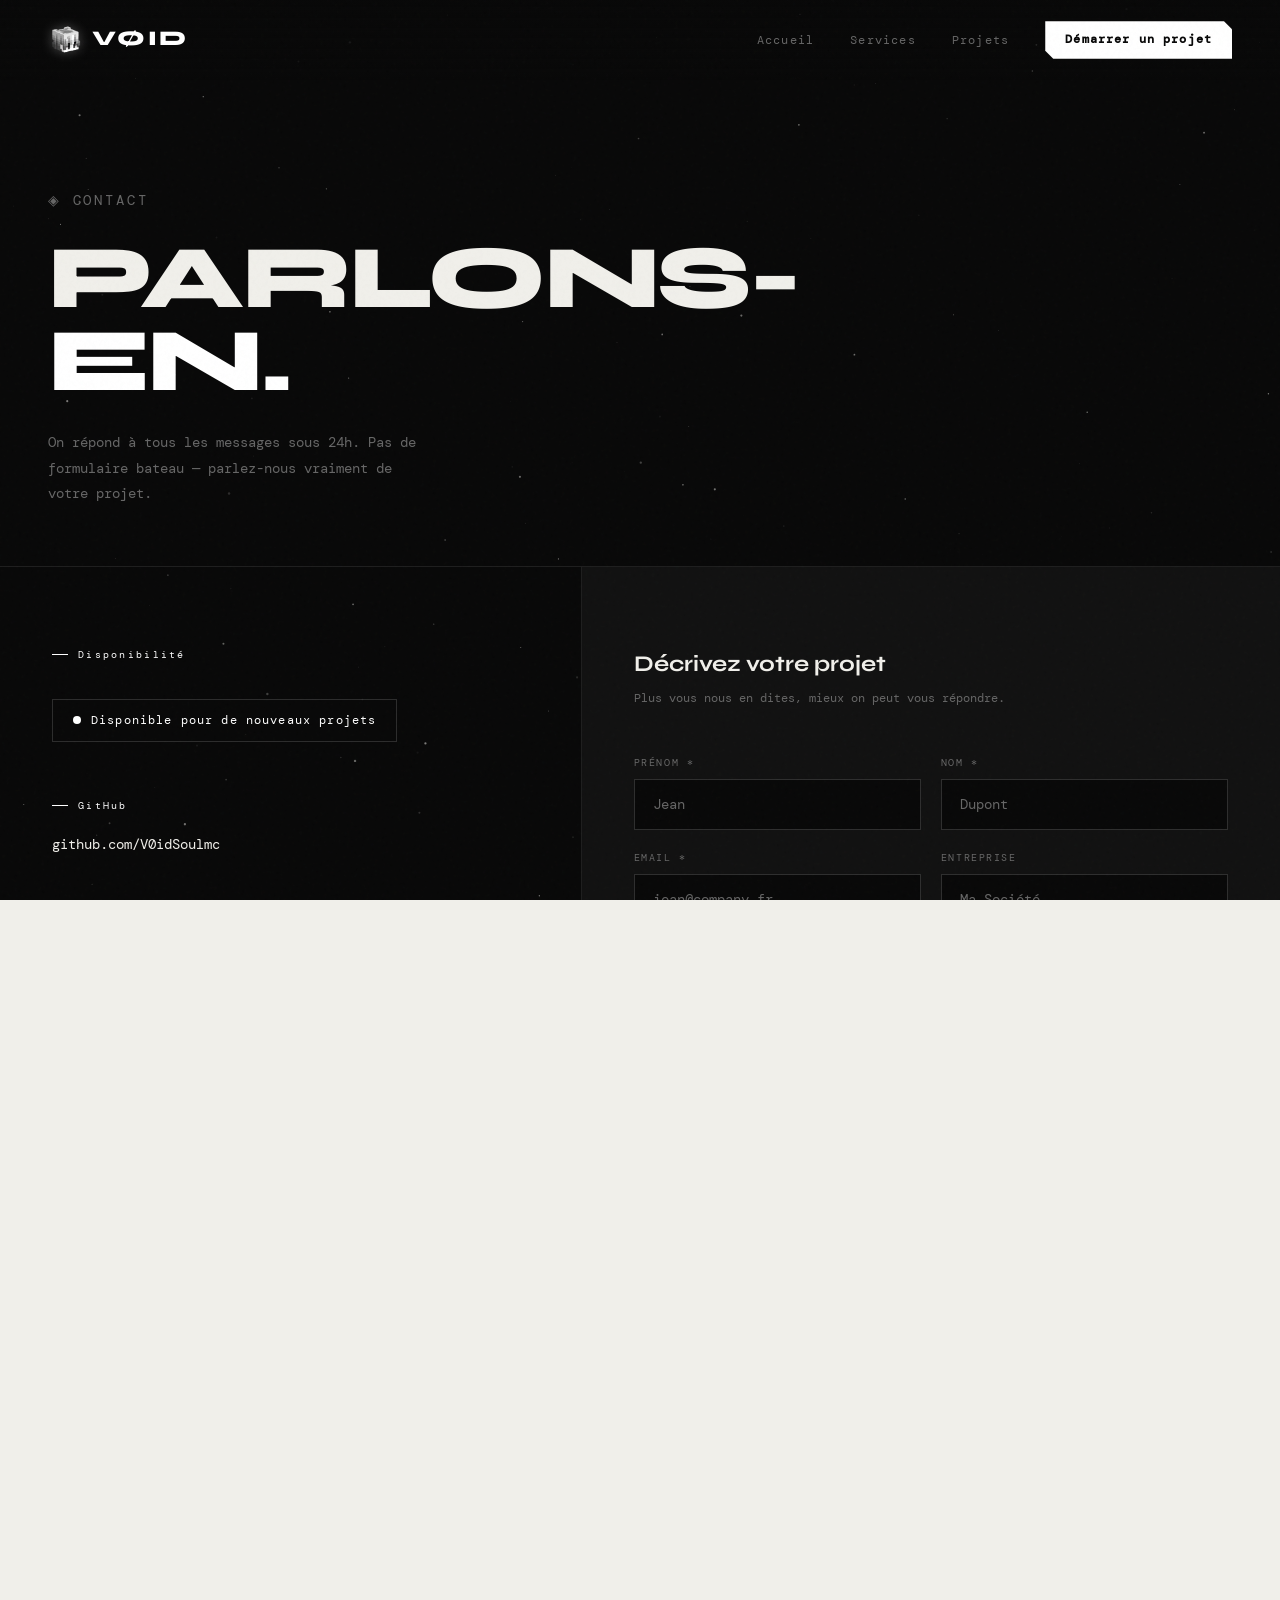
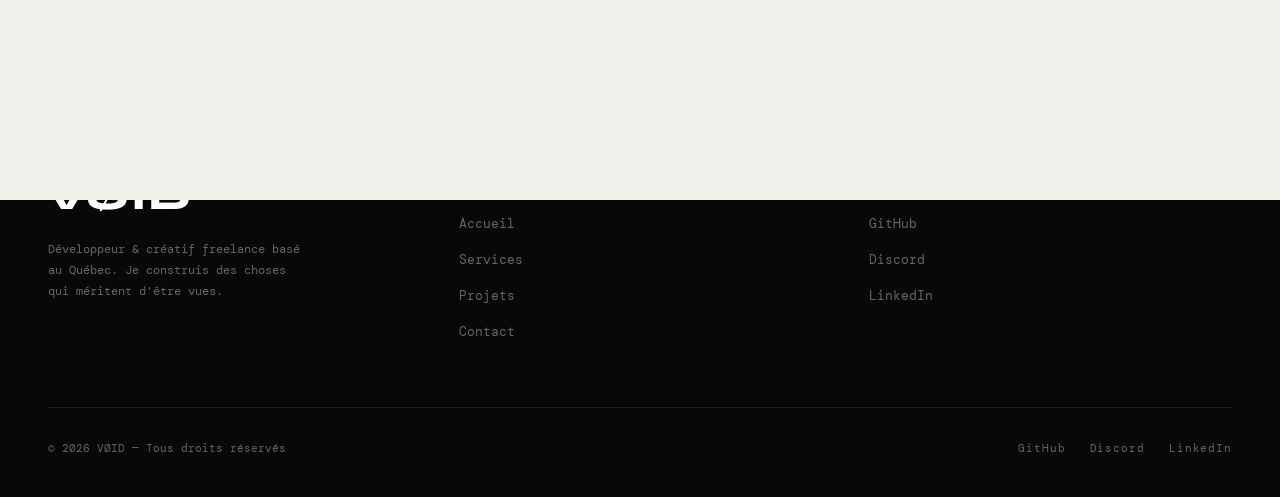
<file: contact.html>
<!DOCTYPE html>
<html lang="fr">
<head>
<meta charset="UTF-8">
<link rel="icon" type="image/x-icon" href="Voidsoul.ico">
<meta name="viewport" content="width=device-width, initial-scale=1.0">
<title>VØID Studio — Contact</title>
<meta name="description" content="Contactez le studio VØID pour démarrer votre projet web ou de design.">
<link rel="stylesheet" href="style.css">
<style>
  .contact-hero { padding: calc(var(--nav-h) + 80px) 48px 60px; position: relative; z-index: 1; }
  .contact-hero h1 { margin-top: 24px; }
  .contact-hero p {
    font-family: var(--font-mono); font-size: 0.88rem;
    color: var(--muted); line-height: 1.8; max-width: 380px;
    margin-top: 28px;
    opacity: 0; animation: fadeUp 0.9s 0.55s var(--ease-out) forwards;
  }

  /* MAIN LAYOUT */
  .contact-layout {
    display: grid; grid-template-columns: 1fr 1.2fr;
    gap: 0; border-top: 1px solid var(--border);
    position: relative; z-index: 1;
    min-height: 70vh;
  }

  /* LEFT: INFO */
  .contact-info { padding: 80px 52px; border-right: 1px solid var(--border); }
  .info-block { margin-bottom: 56px; }
  .info-block-label {
    font-family: var(--font-mono); font-size: 0.65rem;
    color: var(--accent); letter-spacing: 0.22em;
    margin-bottom: 20px; display: flex; align-items: center; gap: 10px;
  }
  .info-block-label::before { content:''; display:block; width:16px; height:1px; background:var(--accent); }
  .info-block a, .info-block p {
    font-size: 1rem; color: var(--white);
    text-decoration: none; display: block; margin-bottom: 8px;
    font-family: var(--font-mono); font-size: 0.88rem;
    transition: color 0.3s;
  }
  .info-block a:hover { color: var(--accent); }

  .availability-badge {
    display: inline-flex; align-items: center; gap: 10px;
    border: 1px solid rgba(255,255,255,0.15); padding: 12px 20px;
    margin-top: 16px;
  }
  .avail-dot {
    width: 8px; height: 8px; border-radius: 50%;
    background: var(--accent);
    animation: pulse 2s infinite;
  }
  .avail-text { font-family:var(--font-mono); font-size:0.72rem; color:var(--accent); letter-spacing:0.1em; }

  .social-links { display: flex; flex-direction: column; gap: 12px; }
  .social-link {
    font-family: var(--font-mono); font-size: 0.82rem;
    color: var(--muted); text-decoration: none;
    display: flex; align-items: center; gap: 12px;
    transition: all 0.3s;
  }
  .social-link::before { content:'↗'; font-size:0.7rem; opacity:0; transform:translateX(-4px); transition:all 0.3s; }
  .social-link:hover { color: var(--white); }
  .social-link:hover::before { opacity:1; transform:translateX(0); }

  /* RIGHT: FORM */
  .contact-form-wrap { padding: 80px 52px; background: var(--bg2); }
  .form-title { font-size: 1.4rem; font-weight: 700; margin-bottom: 8px; }
  .form-subtitle { font-family:var(--font-mono); font-size:0.78rem; color:var(--muted); margin-bottom: 48px; }

  .form-grid { display: grid; grid-template-columns: 1fr 1fr; gap: 20px; }
  .form-group { display: flex; flex-direction: column; gap: 8px; }
  .form-group.full { grid-column: 1/-1; }
  .form-label { font-family:var(--font-mono); font-size:0.65rem; color:var(--muted); letter-spacing:0.15em; text-transform:uppercase; }
  .form-input, .form-select, .form-textarea {
    background: var(--bg); border: 1px solid var(--muted2);
    color: var(--white); font-family: var(--font-mono); font-size: 0.85rem;
    padding: 16px 18px; outline: none;
    transition: border-color 0.3s, box-shadow 0.3s;
    width: 100%;
  }
  .form-input:focus, .form-select:focus, .form-textarea:focus {
    border-color: var(--accent);
    box-shadow: 0 0 0 3px rgba(184,255,87,0.08);
  }
  .form-input::placeholder, .form-textarea::placeholder { color: var(--muted); }
  .form-select { appearance: none; background-image: url("data:image/svg+xml,%3Csvg xmlns='http://www.w3.org/2000/svg' viewBox='0 0 12 8'%3E%3Cpath d='M1 1l5 5 5-5' stroke='%234a4a5a' stroke-width='1.5' fill='none'/%3E%3C/svg%3E"); background-repeat:no-repeat; background-position:right 16px center; background-size:12px; cursor:pointer; }
  .form-select option { background: var(--bg2); }
  .form-textarea { resize: vertical; min-height: 140px; }

  /* Budget selector */
  .budget-grid { display: grid; grid-template-columns: repeat(3,1fr); gap: 8px; }
  .budget-opt input { display: none; }
  .budget-opt label {
    display: block; padding: 12px 8px; text-align: center;
    font-family: var(--font-mono); font-size: 0.65rem; letter-spacing: 0.05em;
    border: 1px solid var(--muted2); color: var(--muted);
    cursor: pointer; transition: all 0.3s;
  }
  .budget-opt input:checked + label { border-color: var(--accent); color: var(--accent); background: rgba(255,255,255,0.04); }
  .budget-opt label:hover { border-color: var(--white); color: var(--white); }

  .form-submit {
    margin-top: 32px; width: 100%;
    background: var(--accent); color: var(--bg);
    border: none; padding: 20px 32px;
    font-family: var(--font-display); font-size: 0.95rem; font-weight: 700;
    letter-spacing: 0.04em; cursor: pointer;
    display: flex; align-items: center; justify-content: center; gap: 12px;
    clip-path: polygon(0 0,calc(100% - 12px) 0,100% 12px,100% 100%,12px 100%,0 calc(100% - 12px));
    transition: transform 0.3s var(--ease-out), box-shadow 0.3s;
  }
  .form-submit:hover { transform: translateY(-3px); box-shadow: 0 16px 48px rgba(184,255,87,0.25); }
  .form-submit.loading { opacity: 0.7; pointer-events: none; }
  .form-submit .submit-arrow { transition: transform 0.3s; }
  .form-submit:hover .submit-arrow { transform: translate(4px,-4px); }

  /* Success message */
  .form-success {
    display: none; text-align: center; padding: 60px 20px;
  }
  .form-success.show { display: block; }
  .form-success .success-icon { font-size: 3rem; margin-bottom: 20px; }
  .form-success h3 { font-size: 1.6rem; font-weight: 700; margin-bottom: 12px; }
  .form-success p { font-family:var(--font-mono); font-size:0.82rem; color:var(--muted); line-height:1.7; }

  /* MAP-LIKE VISUAL */
  .contact-location {
    position: relative; z-index: 1;
    margin: 0; padding: 0;
    height: 200px; overflow: hidden;
    background: var(--bg2); border-top: 1px solid var(--border);
    display: flex; align-items: center; justify-content: center;
  }
  .location-inner { text-align: center; }
  .location-pin { font-size: 2rem; animation: float 3s ease-in-out infinite; display:block; margin-bottom:12px; }
  @keyframes float { 0%,100%{transform:translateY(0)} 50%{transform:translateY(-8px)} }
  .location-text { font-family:var(--font-mono); font-size:0.78rem; color:var(--muted); letter-spacing:0.1em; }
  .location-text strong { color:var(--white); display:block; font-size:0.9rem; margin-bottom:4px; font-weight:400; }
  .location-grid-bg {
    position: absolute; inset: 0; opacity: 0.04;
    background-image: linear-gradient(var(--accent) 1px, transparent 1px), linear-gradient(90deg, var(--accent) 1px, transparent 1px);
    background-size: 40px 40px;
    pointer-events: none;
  }

  @media(max-width:1024px){ .contact-layout{grid-template-columns:1fr} .contact-info{border-right:none;border-bottom:1px solid var(--border)} }
  @media(max-width:768px){ .contact-hero,.contact-info,.contact-form-wrap{padding-left:24px;padding-right:24px} .form-grid{grid-template-columns:1fr} .budget-grid{grid-template-columns:repeat(2,1fr)} }
</style>
</head>
<body>
<canvas id="stars"></canvas>
<div class="cursor" id="cursor"></div>
<div class="cursor-ring" id="cursorRing"></div>
<div class="page-transition"></div>

<nav class="nav">
  <a class="nav-logo" href="index.html"><img src="Voidsoul.png" alt="VØID" style="height:36px;width:36px;object-fit:contain;vertical-align:middle;margin-right:8px;filter:drop-shadow(0 0 6px rgba(255,255,255,0.25))">VØID</a>
  <div class="nav-links">
    <a href="index.html">Accueil</a>
    <a href="services.html">Services</a>
    <a href="projets.html">Projets</a>
    <a href="contact.html" class="nav-cta">Démarrer un projet</a>
  </div>
  <button class="nav-toggle" aria-label="Menu"><span></span><span></span><span></span></button>
</nav>
<nav class="nav-mobile">
  <a href="index.html">Accueil</a>
  <a href="services.html">Services</a>
  <a href="projets.html">Projets</a>
  <a href="contact.html">Contact</a>
</nav>

<div class="page">
  <!-- HERO -->
  <section class="contact-hero">
    <p class="page-hero-tag">◈ CONTACT</p>
    <h1 class="display-lg">PARLONS-<br><span class="text-accent">EN.</span></h1>
    <p>On répond à tous les messages sous 24h. Pas de formulaire bateau — parlez-nous vraiment de votre projet.</p>
  </section>

  <!-- LAYOUT -->
  <div class="contact-layout">
    <!-- INFO -->
    <aside class="contact-info">
      <div class="info-block reveal">
        <div class="info-block-label">Disponibilité</div>
        <div class="availability-badge">
          <div class="avail-dot"></div>
          <span class="avail-text">Disponible pour de nouveaux projets</span>
        </div>
      </div>

      <div class="info-block reveal" style="transition-delay:0.1s">
        <div class="info-block-label">GitHub</div>
        <a href="https://github.com/V0idSoulmc" target="_blank" rel="noopener">github.com/V0idSoulmc</a>
      </div>

      <div class="info-block reveal" style="transition-delay:0.25s">
        <div class="info-block-label">Réseaux</div>
        <div class="social-links">
          <a href="https://github.com/V0idSoulmc" target="_blank" rel="noopener" class="social-link">GitHub</a>
          <a href="#" class="social-link">Discord</a>
          <a href="#" class="social-link">LinkedIn</a>
        </div>
      </div>
    </aside>

    <!-- FORM -->
    <div class="contact-form-wrap reveal-right">
      <div id="formContainer">
        <h2 class="form-title">Décrivez votre projet</h2>
        <p class="form-subtitle">Plus vous nous en dites, mieux on peut vous répondre.</p>

        <form id="contactForm" novalidate>
          <div class="form-grid">
            <div class="form-group">
              <label class="form-label" for="fname">Prénom *</label>
              <input class="form-input" type="text" id="fname" name="fname" placeholder="Jean" required>
            </div>
            <div class="form-group">
              <label class="form-label" for="lname">Nom *</label>
              <input class="form-input" type="text" id="lname" name="lname" placeholder="Dupont" required>
            </div>
            <div class="form-group">
              <label class="form-label" for="email">Email *</label>
              <input class="form-input" type="email" id="email" name="email" placeholder="jean@company.fr" required>
            </div>
            <div class="form-group">
              <label class="form-label" for="company">Entreprise</label>
              <input class="form-input" type="text" id="company" name="company" placeholder="Ma Société">
            </div>
            <div class="form-group full">
              <label class="form-label" for="service">Type de projet *</label>
              <select class="form-select" id="service" name="service" required>
                <option value="" disabled selected>Sélectionnez un service…</option>
                <option value="web">Sites web &amp; Landing pages</option>
                <option value="webapp">Applications web</option>
                <option value="minecraft">Serveurs Minecraft</option>
                <option value="desktop">Applications desktop</option>
                <option value="design">Créations graphiques</option>
                <option value="maintenance">Maintenance &amp; Support</option>
                <option value="discord">Serveurs Discord</option>
                <option value="other">Autres</option>
              </select>
            </div>
            <div class="form-group full">
              <label class="form-label">Budget estimé</label>
              <div class="budget-grid">
                <div class="budget-opt"><input type="radio" name="budget" id="b1" value="gratuit"><label for="b1">Gratuit</label></div>
                <div class="budget-opt"><input type="radio" name="budget" id="b2" value="10"><label for="b2">~10 $</label></div>
                <div class="budget-opt"><input type="radio" name="budget" id="b3" value="25"><label for="b3">~25 $</label></div>
                <div class="budget-opt"><input type="radio" name="budget" id="b4" value="50"><label for="b4">~50 $</label></div>
                <div class="budget-opt"><input type="radio" name="budget" id="b5" value="100"><label for="b5">~100 $</label></div>
                <div class="budget-opt"><input type="radio" name="budget" id="b6" value="200+"><label for="b6">200 $+</label></div>
              </div>
            </div>
            <div class="form-group full">
              <label class="form-label" for="message">Décrivez votre projet *</label>
              <textarea class="form-textarea" id="message" name="message" placeholder="Parle-moi de ton projet, vos objectifs, votre cible, vos délais… Plus vous nous en dites, mieux c'est." required></textarea>
            </div>
          </div>

          <button type="submit" class="form-submit" id="submitBtn">
            Envoyer le message
            <svg class="submit-arrow" width="20" height="20" viewBox="0 0 20 20" fill="none"><path d="M4 16L16 4M16 4H8M16 4V12" stroke="currentColor" stroke-width="1.5"/></svg>
          </button>
        </form>
      </div>

      <!-- SUCCESS -->
      <div class="form-success" id="formSuccess">
        <div class="success-icon">◈</div>
        <h3>Message reçu !</h3>
        <p>On reviendra vers vous sous 24h.<br>En attendant, jetez un oeil à nos projets.</p>
        <a href="projets.html" class="btn btn-primary" style="margin-top:32px; display:inline-flex">
          Voir nos projets →
        </a>
      </div>
    </div>
  </div>

  <!-- LOCATION -->
  <div class="contact-location">
    <div class="location-grid-bg"></div>
    <div class="location-inner">
      <span class="location-pin">◎</span>
      <div class="location-text">
        <strong>Paris, France</strong>
        Disponible en ligne, partout.
      </div>
    </div>
  </div>

  <footer class="footer"></footer>
</div>

<script src="data.js"></script>
<script src="main.js"></script>
<script>
  const form = document.getElementById('contactForm');
  const submitBtn = document.getElementById('submitBtn');
  const formSuccess = document.getElementById('formSuccess');
  const formContainer = document.getElementById('formContainer');

  /* Input focus effects */
  document.querySelectorAll('.form-input, .form-select, .form-textarea').forEach(el => {
    el.addEventListener('focus', () => el.parentElement.classList.add('focused'));
    el.addEventListener('blur',  () => el.parentElement.classList.remove('focused'));
  });

  /* Form validation & submit */
  form && form.addEventListener('submit', async (e) => {
    e.preventDefault();

    // Validation des champs requis
    const required = form.querySelectorAll('[required]');
    let valid = true;
    required.forEach(field => {
      if (!field.value.trim()) {
        valid = false;
        field.style.borderColor = 'var(--accent2)';
        field.addEventListener('input', () => field.style.borderColor = '', { once: true });
      }
    });
    if (!valid) return;

    // Préparation de l'UI
    submitBtn.classList.add('loading');
    submitBtn.textContent = 'Envoi en cours…';

    // Récupération des données
    const formData = new FormData(form);

    // URL Formspree (remplace par la tienne si différente)
    const FORMSPREE_URL = 'https://formspree.io/f/xwvaoldn';

    try {
      const response = await fetch(FORMSPREE_URL, {
        method: 'POST',
        body: formData,
        headers: {
          'Accept': 'application/json'
        }
      });

      if (!response.ok) throw new Error('Erreur réseau');

      // Succès : afficher le message de confirmation
      formContainer.style.opacity = '0';
      formContainer.style.transform = 'translateY(-20px)';
      formContainer.style.transition = 'all 0.4s ease';

      setTimeout(() => {
        formContainer.style.display = 'none';
        formSuccess.classList.add('show');
        formSuccess.style.animation = 'fadeUp 0.6s var(--ease-out) forwards';
      }, 400);

    } catch (error) {
      console.error('Erreur envoi formulaire:', error);
      submitBtn.classList.remove('loading');
      submitBtn.textContent = 'Erreur, réessayer';
      submitBtn.style.background = 'var(--accent2)';

      // Réinitialise après 3 secondes
      setTimeout(() => {
        submitBtn.textContent = 'Envoyer le message';
        submitBtn.style.background = '';
      }, 3000);
    }
  });
</script>
</body>
</html>
</file>
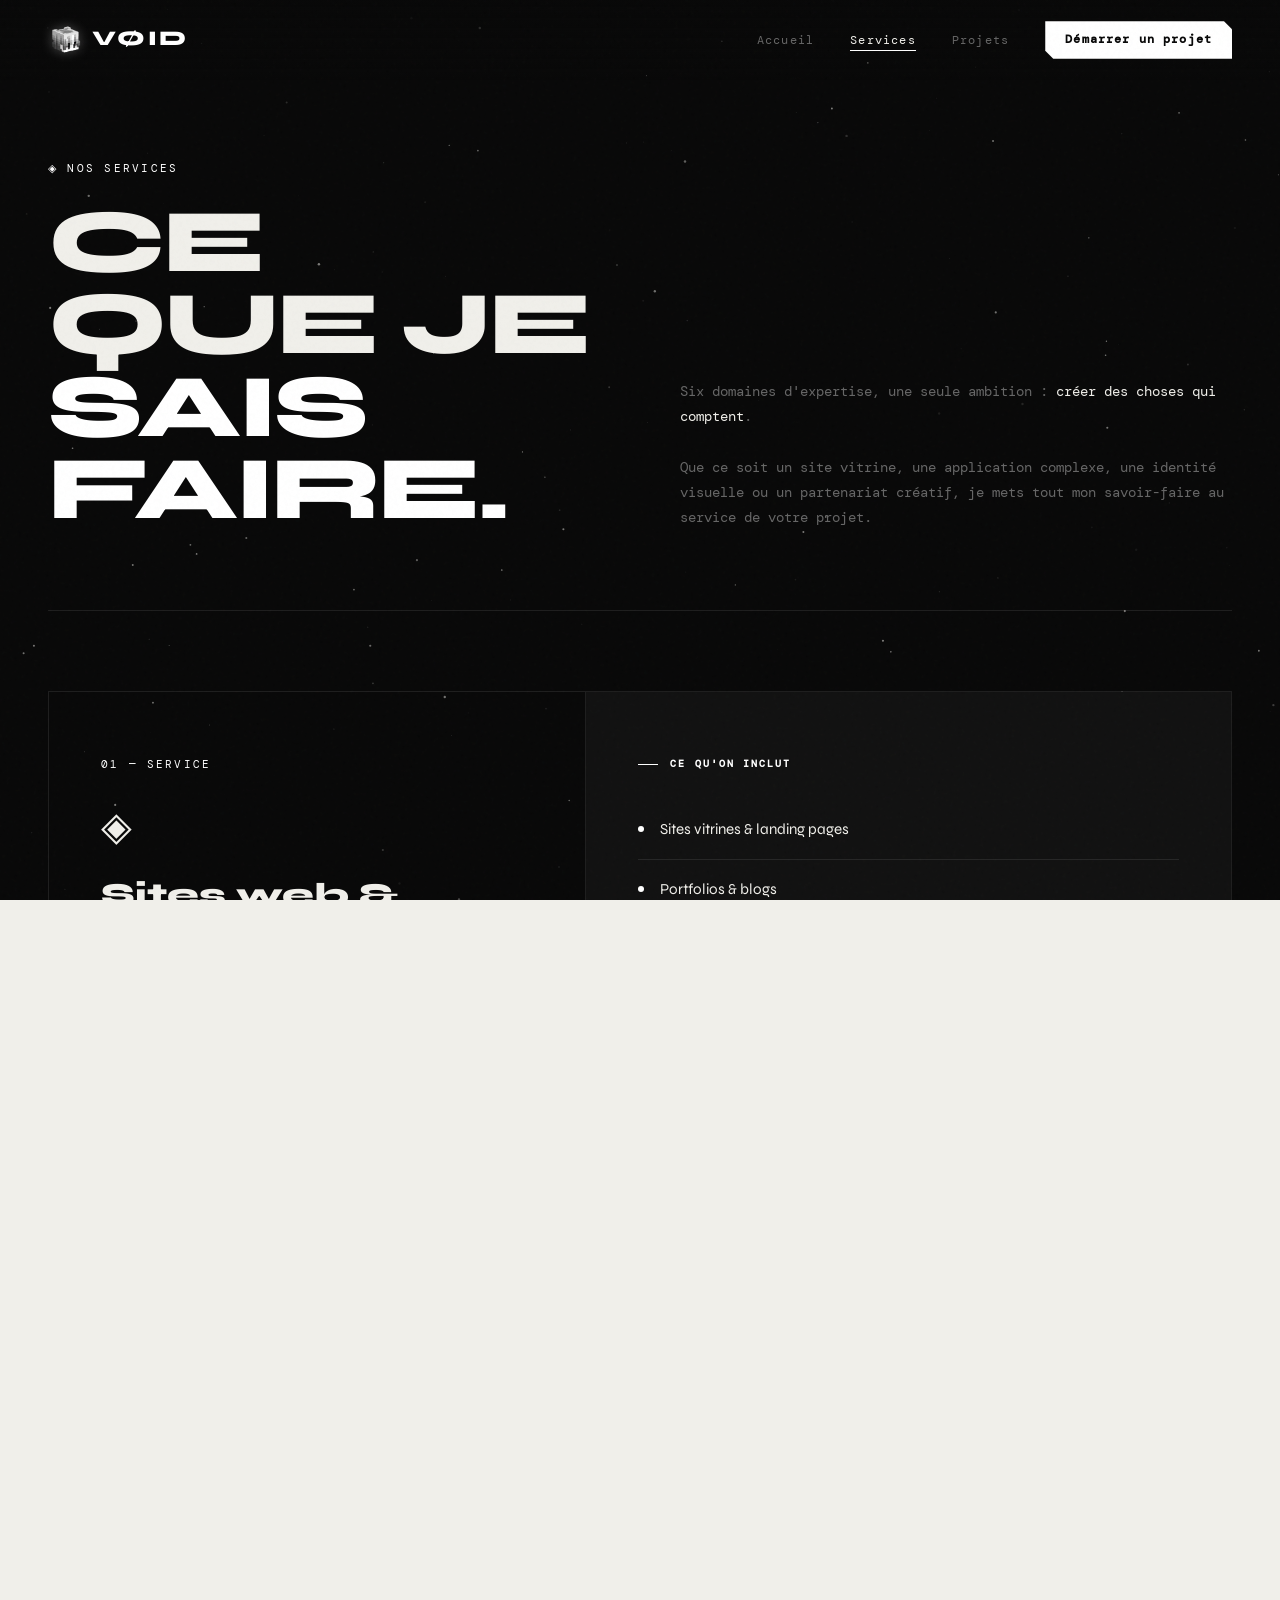
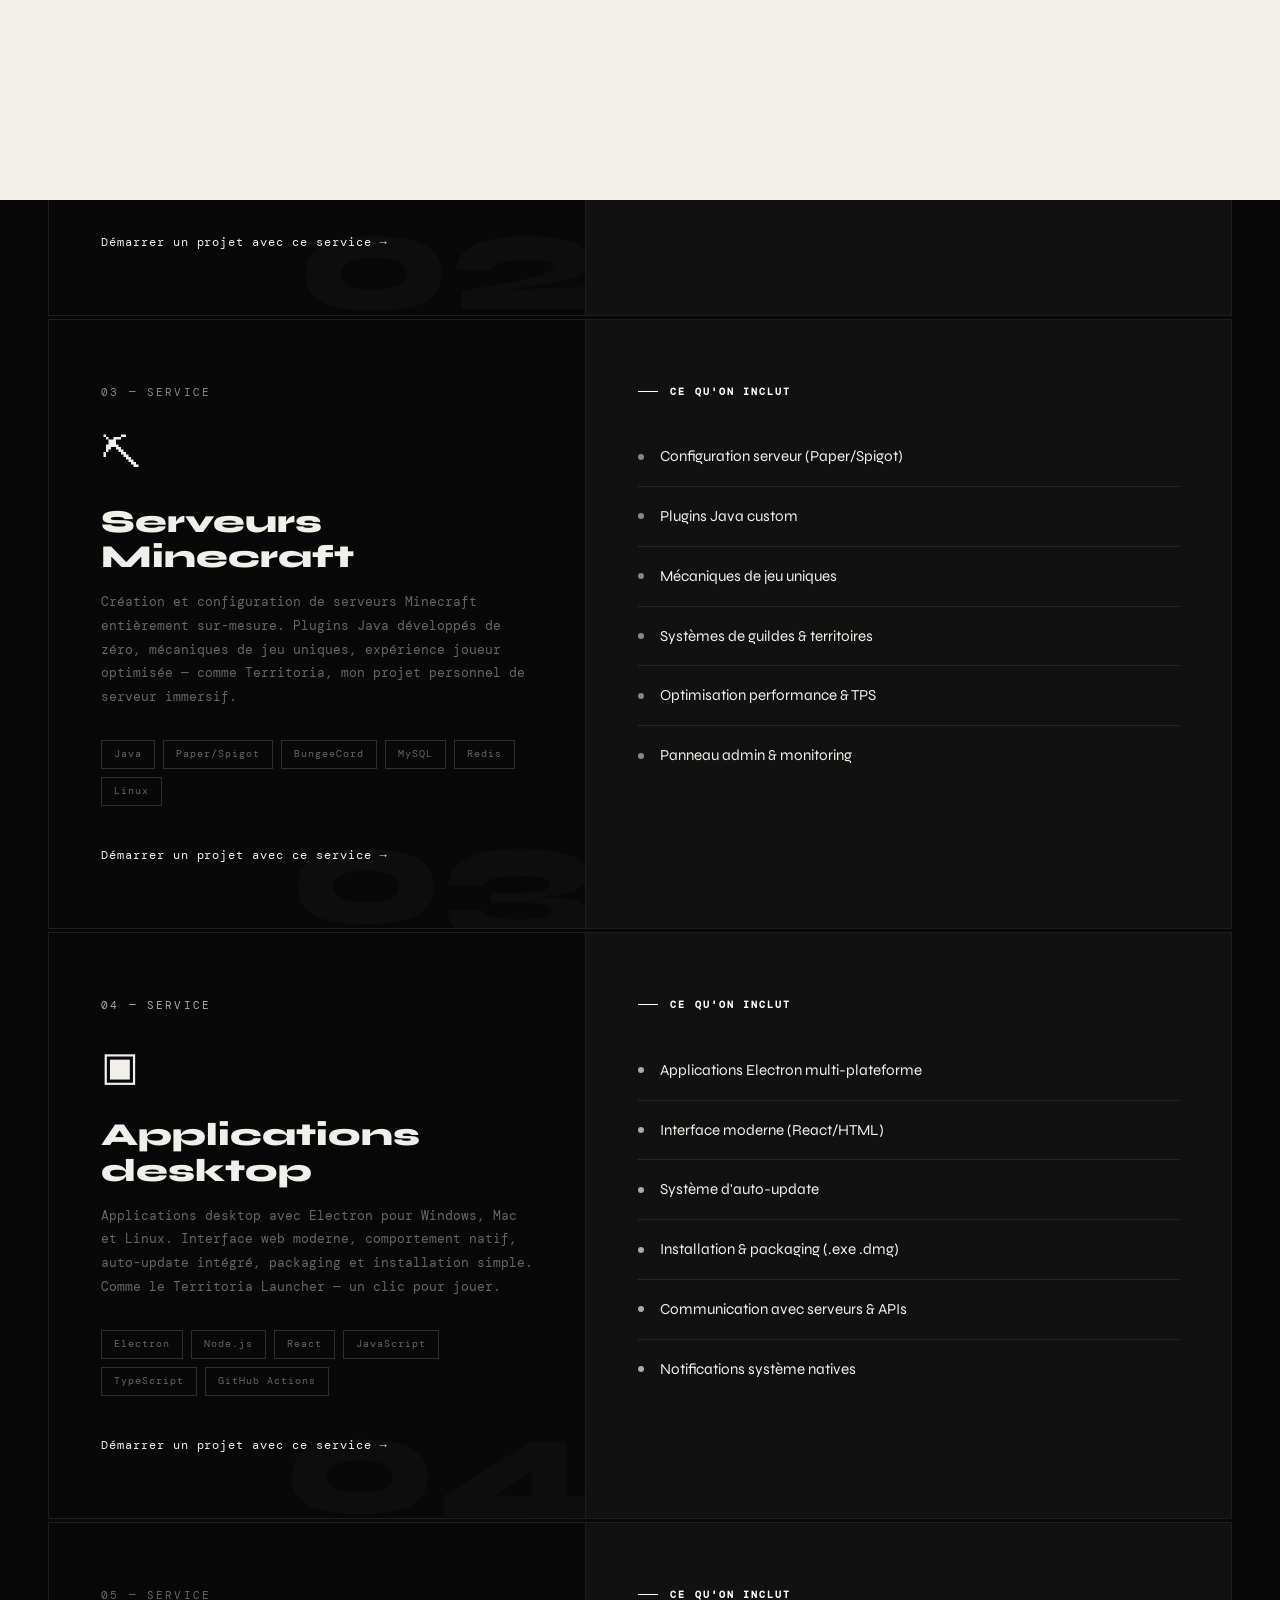
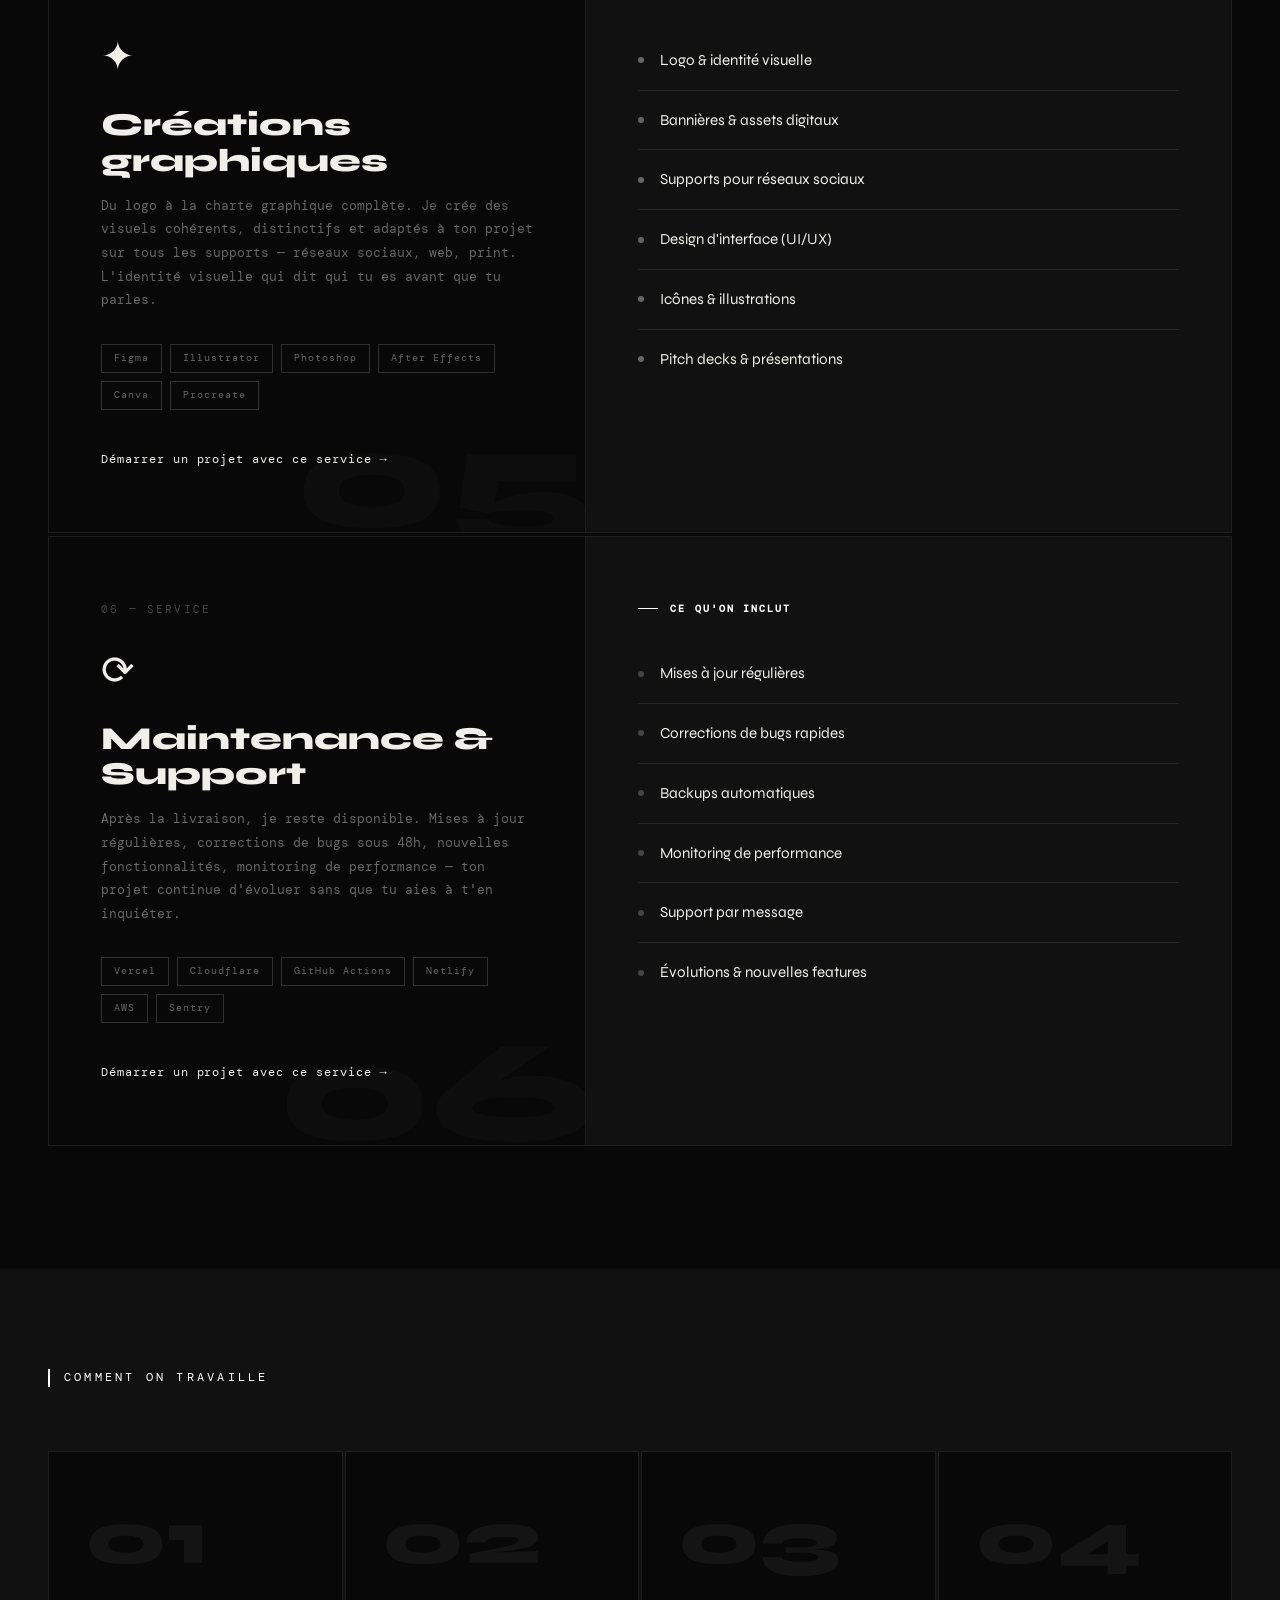
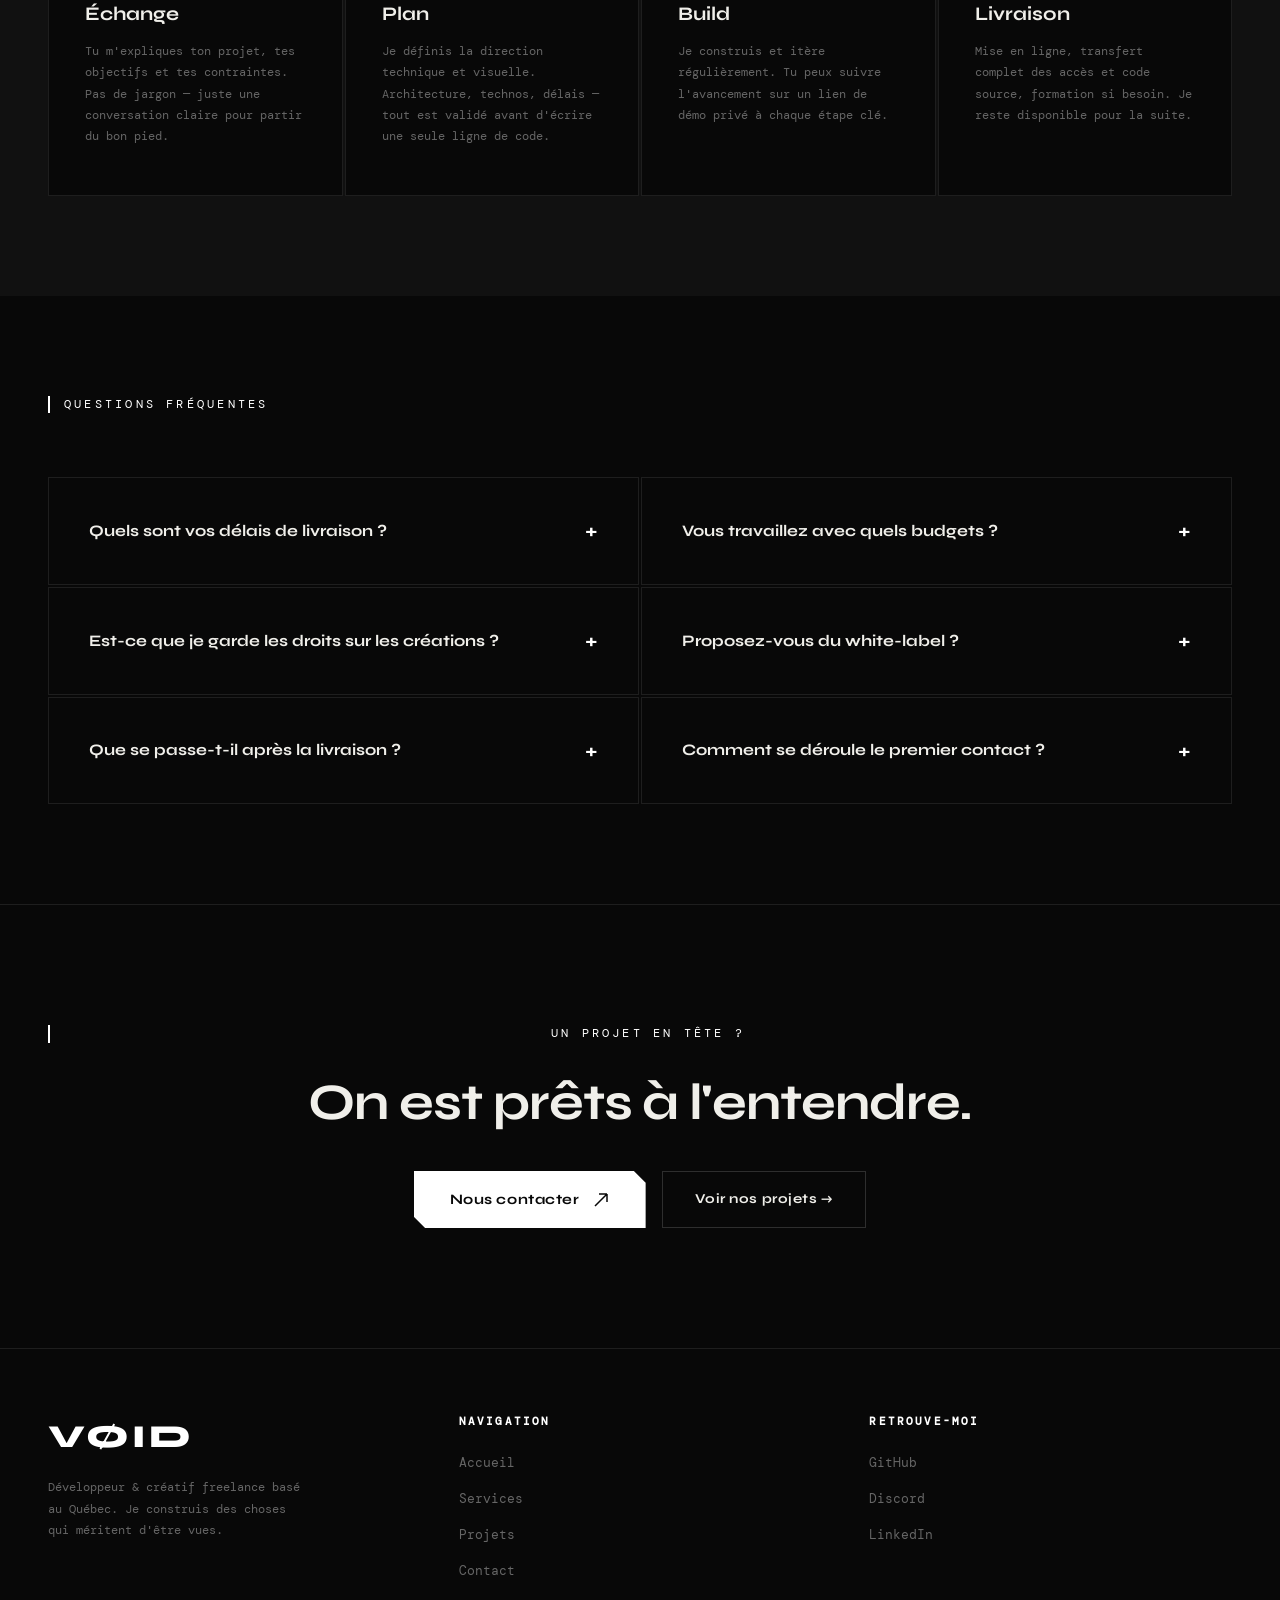
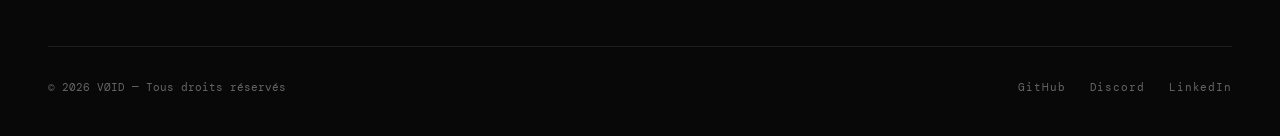
<file: services.html>
<!DOCTYPE html>
<html lang="fr">
<head>
<meta charset="UTF-8">
<link rel="icon" type="image/x-icon" href="Voidsoul.ico">
<meta name="viewport" content="width=device-width, initial-scale=1.0">
<title>VØID Studio — Services</title>
<meta name="description" content="Création de site web, code full-stack, design graphique, motion, collaborations et maintenance.">
<link rel="stylesheet" href="style.css">
<style>
  /* ── SERVICES PAGE ── */
  .services-hero { padding: calc(var(--nav-h) + 80px) 48px 80px; position: relative; z-index: 1; }
  .services-hero-grid { display: grid; grid-template-columns: 1fr 1fr; gap: 80px; align-items: flex-end; }
  .services-hero-left h1 { margin-top: 24px; }
  .services-hero-right {
    font-family: var(--font-mono); font-size: 0.88rem;
    color: var(--muted); line-height: 1.8;
    padding-top: 32px;
  }
  .services-hero-right strong { color: var(--white); font-weight: 400; }

  /* SERVICE FULL CARDS */
  .services-full { padding: 80px 48px 120px; }
  .service-block {
    display: grid; grid-template-columns: 1fr 1.2fr;
    gap: 0; border: 1px solid var(--border);
    margin-bottom: 3px; overflow: hidden;
    transition: border-color 0.4s;
  }
  .service-block:hover { border-color: rgba(255,255,255,0.08); }
  .service-block-left {
    padding: 64px 52px;
    border-right: 1px solid var(--border);
    display: flex; flex-direction: column;
    justify-content: space-between;
    position: relative; overflow: hidden;
  }
  .service-block-left::before {
    content: attr(data-num);
    position: absolute; bottom: -20px; right: -10px;
    font-size: 9rem; font-weight: 800;
    color: rgba(255,255,255,0.025);
    line-height: 1; pointer-events: none;
  }
  .service-num-big {
    font-family: var(--font-mono); font-size: 0.68rem;
    color: var(--muted); letter-spacing: 0.2em;
    margin-bottom: 24px;
  }
  .service-icon-big { font-size: 2.5rem; margin-bottom: 20px; }
  .service-title-big { font-size: clamp(1.6rem, 2.5vw, 2.4rem); font-weight: 800; margin-bottom: 16px; line-height: 1.1; }
  .service-desc-big { font-family: var(--font-mono); font-size: 0.82rem; color: var(--muted); line-height: 1.8; }
  .service-tech-list { display: flex; flex-wrap: wrap; gap: 8px; margin-top: 32px; }
  .service-tech-tag {
    font-family: var(--font-mono); font-size: 0.62rem; letter-spacing: 0.1em;
    padding: 6px 12px; border: 1px solid var(--muted2); color: var(--muted);
    transition: all 0.3s;
  }
  .service-block:hover .service-tech-tag { border-color: rgba(255,255,255,0.1); }
  .service-cta-inline {
    margin-top: 40px; display: inline-flex; align-items: center; gap: 10px;
    font-family: var(--font-mono); font-size: 0.75rem;
    color: var(--white); text-decoration: none; letter-spacing: 0.08em;
    transition: gap 0.3s, color 0.3s;
  }
  .service-cta-inline:hover { gap: 18px; color: var(--accent); }

  .service-block-right { padding: 64px 52px; background: var(--bg2); }
  .service-block-right h4 {
    font-family: var(--font-mono); font-size: 0.65rem;
    color: var(--accent); letter-spacing: 0.2em;
    text-transform: uppercase; margin-bottom: 28px;
    display: flex; align-items: center; gap: 12px;
  }
  .service-block-right h4::before { content:''; display:block; width:20px; height:1px; background:var(--accent); }
  .feature-list { list-style: none; display: flex; flex-direction: column; gap: 0; }
  .feature-item {
    display: flex; align-items: center; gap: 16px;
    padding: 18px 0; border-bottom: 1px solid var(--border);
    font-size: 0.95rem; font-weight: 400;
    transition: padding-left 0.3s var(--ease-out), color 0.3s;
  }
  .feature-item:last-child { border-bottom: none; }
  .service-block:hover .feature-item { padding-left: 4px; }
  .feature-dot {
    width: 6px; height: 6px; border-radius: 50%;
    flex-shrink: 0; transition: transform 0.3s;
  }
  .service-block:hover .feature-dot { transform: scale(1.5); }

  /* ACCENT COLOR per service block */
  .sb-1 .feature-dot { background: #ffffff; }
  .sb-2 .feature-dot { background: #cccccc; }
  .sb-3 .feature-dot { background: #888888; }
  .sb-4 .feature-dot { background: #aaaaaa; }
  .sb-5 .feature-dot { background: #666666; }
  .sb-6 .feature-dot { background: #444444; }
  .sb-1 .service-cta-inline:hover, .sb-1 .service-num-big { color: #ffffff; }
  .sb-2 .service-cta-inline:hover, .sb-2 .service-num-big { color: #cccccc; }
  .sb-3 .service-cta-inline:hover, .sb-3 .service-num-big { color: #888888; }
  .sb-4 .service-cta-inline:hover, .sb-4 .service-num-big { color: #aaaaaa; }
  .sb-5 .service-cta-inline:hover, .sb-5 .service-num-big { color: #666666; }
  .sb-6 .service-cta-inline:hover, .sb-6 .service-num-big { color: #444444; }

  /* PROCESS SECTION */
  .process-section { padding: 100px 48px; background: var(--bg2); }
  .process-grid { display: grid; grid-template-columns: repeat(4,1fr); gap: 2px; margin-top: 64px; }
  .process-step {
    padding: 48px 36px; background: var(--bg);
    border: 1px solid var(--border); position: relative;
    transition: all 0.4s var(--ease-out);
  }
  .process-step:hover { background: var(--bg3); transform: translateY(-4px); border-color: rgba(255,255,255,0.08); }
  .process-step-num {
    font-size: clamp(4rem, 6vw, 7rem); font-weight: 800;
    color: rgba(255,255,255,0.05); line-height: 1; margin-bottom: 24px;
    transition: color 0.4s;
  }
  .process-step:hover .process-step-num { color: rgba(184,255,87,0.08); }
  .process-step h3 { font-size: 1.2rem; font-weight: 700; margin-bottom: 12px; }
  .process-step p { font-family: var(--font-mono); font-size: 0.78rem; color: var(--muted); line-height: 1.7; }
  .process-connector {
    position: absolute; top: 52px; right: -1px;
    width: 20px; height: 1px; background: var(--accent);
    z-index: 1; opacity: 0; transition: opacity 0.3s;
  }
  .process-step:not(:last-child):hover .process-connector { opacity: 1; }

  /* FAQ */
  .faq-section { padding: 100px 48px; }
  .faq-grid { display: grid; grid-template-columns: 1fr 1fr; gap: 2px; margin-top: 64px; }
  .faq-item {
    padding: 36px 40px; border: 1px solid var(--border);
    cursor: pointer; transition: all 0.3s;
  }
  .faq-item:hover { border-color: rgba(255,255,255,0.08); background: var(--bg2); }
  .faq-q { font-size: 1rem; font-weight: 700; margin-bottom: 0; display: flex; justify-content: space-between; align-items: center; gap: 16px; }
  .faq-toggle { font-size: 1.4rem; color: var(--accent); flex-shrink: 0; transition: transform 0.3s; }
  .faq-item.open .faq-toggle { transform: rotate(45deg); }
  .faq-a { font-family: var(--font-mono); font-size: 0.8rem; color: var(--muted); line-height: 1.7; max-height: 0; overflow: hidden; transition: max-height 0.4s var(--ease-out), margin-top 0.3s; }
  .faq-item.open .faq-a { max-height: 200px; margin-top: 16px; }

  @media(max-width:1024px){
    .services-hero-grid{grid-template-columns:1fr; gap:40px}
    .service-block{grid-template-columns:1fr}
    .service-block-left{border-right:none; border-bottom:1px solid var(--border)}
    .process-grid{grid-template-columns:repeat(2,1fr)}
    .faq-grid{grid-template-columns:1fr}
  }
  @media(max-width:768px){
    .services-hero,.services-full,.process-section,.faq-section{padding-left:24px;padding-right:24px}
    .service-block-left,.service-block-right{padding:40px 28px}
    .process-grid{grid-template-columns:1fr}
  }
</style>
</head>
<body>
<canvas id="stars"></canvas>
<div class="cursor" id="cursor"></div>
<div class="cursor-ring" id="cursorRing"></div>
<div class="page-transition"></div>

<nav class="nav">
  <a class="nav-logo" href="index.html"><img src="Voidsoul.png" alt="VØID" style="height:36px;width:36px;object-fit:contain;vertical-align:middle;margin-right:8px;filter:drop-shadow(0 0 6px rgba(255,255,255,0.25))">VØID</a>
  <div class="nav-links">
    <a href="index.html">Accueil</a>
    <a href="services.html">Services</a>
    <a href="projets.html">Projets</a>
    <a href="contact.html" class="nav-cta">Démarrer un projet</a>
  </div>
  <button class="nav-toggle" aria-label="Menu"><span></span><span></span><span></span></button>
</nav>
<nav class="nav-mobile">
  <a href="index.html">Accueil</a>
  <a href="services.html">Services</a>
  <a href="projets.html">Projets</a>
  <a href="contact.html">Contact</a>
</nav>

<div class="page">
  <!-- HERO -->
  <section class="services-hero">
    <div class="services-hero-grid">
      <div class="services-hero-left">
        <p class="page-hero-tag">◈ NOS SERVICES</p>
        <h1 class="display-lg">CE QUE JE<br><span class="text-accent">SAIS FAIRE.</span></h1>
      </div>
      <div class="services-hero-right reveal-right">
        Six domaines d'expertise, une seule ambition : <strong>créer des choses qui comptent</strong>.<br><br>
        Que ce soit un site vitrine, une application complexe, une identité visuelle ou un partenariat créatif, je mets tout mon savoir-faire au service de votre projet.
      </div>
    </div>
  </section>

  <div class="divider"></div>

  <!-- SERVICE BLOCKS -->
  <section class="services-full" id="servicesContainer"></section>

  <!-- PROCESS -->
  <section class="process-section">
    <p class="section-label reveal">Comment on travaille</p>
    <div class="process-grid" id="processGrid"></div>
  </section>

  <!-- FAQ -->
  <section class="faq-section">
    <p class="section-label reveal">Questions fréquentes</p>
    <div class="faq-grid">
      <div class="faq-item reveal" data-hover>
        <div class="faq-q">Quels sont vos délais de livraison ? <span class="faq-toggle">+</span></div>
        <p class="faq-a">Un site vitrine : 2-4 semaines. Un projet complet (branding + web) : 4-8 semaines. Une application web : selon la complexité, de 6 à 16 semaines. On vous donne un planning précis au démarrage.</p>
      </div>
      <div class="faq-item reveal" style="transition-delay:0.1s" data-hover>
        <div class="faq-q">Vous travaillez avec quels budgets ? <span class="faq-toggle">+</span></div>
        <p class="faq-a">On ne travaille pas en dessous de 2 000€ — pas par snobisme, mais parce que sous ce seuil, on ne peut pas faire du bon travail. La plupart de nos projets se situent entre 4 000€ et 25 000€.</p>
      </div>
      <div class="faq-item reveal" style="transition-delay:0.05s" data-hover>
        <div class="faq-q">Est-ce que je garde les droits sur les créations ? <span class="faq-toggle">+</span></div>
        <p class="faq-a">Oui, totalement. À la livraison finale et après paiement complet, tous les droits de propriété intellectuelle vous sont transférés. Vous êtes propriétaire à 100% de ce qu'on crée pour vous.</p>
      </div>
      <div class="faq-item reveal" style="transition-delay:0.15s" data-hover>
        <div class="faq-q">Proposez-vous du white-label ? <span class="faq-toggle">+</span></div>
        <p class="faq-a">Oui. On travaille régulièrement en sous-traitance pour d'autres agences. Dans ce cas, on s'adapte à vos process, on respecte la confidentialité, et on ne mentionne jamais notre nom sur le projet.</p>
      </div>
      <div class="faq-item reveal" data-hover>
        <div class="faq-q">Que se passe-t-il après la livraison ? <span class="faq-toggle">+</span></div>
        <p class="faq-a">On reste disponibles. On propose des contrats de maintenance mensuel qui incluent les mises à jour, la surveillance, et un quota d'heures de développement. Ou juste de la facture au besoin.</p>
      </div>
      <div class="faq-item reveal" style="transition-delay:0.1s" data-hover>
        <div class="faq-q">Comment se déroule le premier contact ? <span class="faq-toggle">+</span></div>
        <p class="faq-a">Envoyez-nous un message via le formulaire de contact ou par email. On vous recontacte sous 24h pour organiser un appel découverte de 30 minutes — sans engagement et sans présentation commerciale forcée.</p>
      </div>
    </div>
  </section>

  <!-- CTA -->
  <section class="section" style="text-align:center; border-top:1px solid var(--border)">
    <p class="section-label reveal" style="justify-content:center; margin-bottom:32px">Un projet en tête ?</p>
    <h2 class="display-md reveal" style="margin-bottom:40px">On est prêts à l'entendre.</h2>
    <div class="reveal" style="display:flex;gap:16px;justify-content:center;flex-wrap:wrap">
      <a href="contact.html" class="btn btn-primary">Nous contacter <svg width="18" height="18" viewBox="0 0 18 18" fill="none"><path d="M3 15L15 3M15 3H7M15 3V11" stroke="currentColor" stroke-width="1.5"/></svg></a>
      <a href="projets.html" class="btn btn-outline">Voir nos projets →</a>
    </div>
  </section>

  <footer class="footer"></footer>
</div>

<script src="data.js"></script>
<script src="main.js"></script>
<script>
  /* Inject service blocks */
  const sbColors = ['sb-1','sb-2','sb-3','sb-4','sb-5','sb-6'];
  const container = document.getElementById('servicesContainer');
  if (container && window.DATA) {
    DATA.services.forEach((s, i) => {
      container.innerHTML += `
        <div class="service-block ${sbColors[i]} reveal" id="${s.id}" style="transition-delay:${(i*0.07).toFixed(2)}s">
          <div class="service-block-left" data-num="${s.num}">
            <div>
              <p class="service-num-big">${s.num} — SERVICE</p>
              <div class="service-icon-big">${s.icon}</div>
              <h2 class="service-title-big">${s.title}</h2>
              <p class="service-desc-big">${s.description}</p>
              <div class="service-tech-list">
                ${s.tech.map(t => `<span class="service-tech-tag">${t}</span>`).join('')}
              </div>
            </div>
            <a href="contact.html" class="service-cta-inline">Démarrer un projet avec ce service →</a>
          </div>
          <div class="service-block-right">
            <h4>Ce qu'on inclut</h4>
            <ul class="feature-list">
              ${s.features.map(f => `<li class="feature-item"><span class="feature-dot"></span>${f}</li>`).join('')}
            </ul>
          </div>
        </div>`;
    });
  }

  /* Inject process steps */
  const pgrid = document.getElementById('processGrid');
  if (pgrid && window.DATA) {
    DATA.process.forEach((p, i) => {
      pgrid.innerHTML += `
        <div class="process-step reveal" style="transition-delay:${(i*0.1).toFixed(2)}s" data-hover>
          <div class="process-step-num">${p.step}</div>
          <h3>${p.title}</h3>
          <p>${p.desc}</p>
          <div class="process-connector"></div>
        </div>`;
    });
  }

  /* FAQ accordion */
  document.querySelectorAll('.faq-item').forEach(item => {
    item.addEventListener('click', () => {
      const isOpen = item.classList.contains('open');
      document.querySelectorAll('.faq-item').forEach(i => i.classList.remove('open'));
      if (!isOpen) item.classList.add('open');
    });
  });

  /* Anchor scroll for service IDs */
  if (window.reObserveReveal) reObserveReveal();
  if (location.hash) {
    setTimeout(() => {
      const target = document.querySelector(location.hash);
      if (target) target.scrollIntoView({ behavior: 'smooth', block: 'start' });
    }, 600);
  }
</script>
</body>
</html>
</file>
<file: style.css>
/* ========================================================
   VØID Studio — Global Stylesheet
   Palette : Noir · Blanc · Gris
   ======================================================== */

@import url('https://fonts.googleapis.com/css2?family=Syne:wght@400;600;700;800&family=DM+Mono:ital,wght@0,300;0,400;1,300&display=swap');

/* ── RESET & ROOT ── */
*, *::before, *::after { margin: 0; padding: 0; box-sizing: border-box; }

:root {
  --bg:      #080808;
  --bg2:     #111111;
  --bg3:     #1a1a1a;
  --accent:  #ffffff;
  --accent2: #aaaaaa;
  --accent3: #cccccc;
  --white:   #f0efea;
  --muted:   #666666;
  --muted2:  #2e2e2e;
  --border:  rgba(255,255,255,0.09);

  --font-display: 'Syne', sans-serif;
  --font-mono:    'DM Mono', monospace;

  --ease-out:  cubic-bezier(0.16, 1, 0.3, 1);
  --ease-in:   cubic-bezier(0.7, 0, 0.84, 0);

  --radius: 2px;
  --nav-h: 80px;
}

html { scroll-behavior: smooth; font-size: 16px; }

body {
  background: var(--bg);
  color: var(--white);
  font-family: var(--font-display);
  cursor: none;
  overflow-x: hidden;
  line-height: 1.5;
  -webkit-font-smoothing: antialiased;
}

/* ── NOISE OVERLAY ── */
body::after {
  content: '';
  position: fixed; inset: 0;
  background-image: url("data:image/svg+xml,%3Csvg viewBox='0 0 256 256' xmlns='http://www.w3.org/2000/svg'%3E%3Cfilter id='n'%3E%3CfeTurbulence type='fractalNoise' baseFrequency='0.9' numOctaves='4' stitchTiles='stitch'/%3E%3C/filter%3E%3Crect width='100%25' height='100%25' filter='url(%23n)' opacity='0.04'/%3E%3C/svg%3E");
  pointer-events: none;
  z-index: 9000;
  opacity: 0.5;
}

/* ── CUSTOM CURSOR ── */
.cursor {
  opacity: 0;
  position: fixed; top: 0; left: 0;
  width: 10px; height: 10px;
  background: var(--accent);
  border-radius: 50%;
  pointer-events: none;
  z-index: 9999;
  mix-blend-mode: exclusion;
  transition: transform 0.08s ease, width 0.3s var(--ease-out), height 0.3s var(--ease-out);
}
.cursor-ring {
  opacity: 0;
  position: fixed; top: 0; left: 0;
  width: 36px; height: 36px;
  border: 1px solid rgba(255,255,255,0.45);
  border-radius: 50%;
  pointer-events: none;
  z-index: 9998;
  mix-blend-mode: exclusion;
  transition: transform 0.18s var(--ease-out), width 0.35s var(--ease-out), height 0.35s var(--ease-out), border-color 0.3s, background 0.3s;
}
.cursor-ring.hovered {
  width: 56px; height: 56px;
  border-color: var(--accent);
  background: rgba(255,255,255,0.06);
}
.cursor-ring.clicking { transform: scale(0.8) !important; }

/* ── CANVAS STARS ── */
#stars {
  position: fixed; top: 0; left: 0;
  width: 100%; height: 100%;
  z-index: 0; pointer-events: none;
}

/* ── NAVIGATION ── */
.nav {
  position: fixed; top: 0; left: 0; right: 0;
  z-index: 200;
  height: var(--nav-h);
  display: flex; justify-content: space-between; align-items: center;
  padding: 0 48px;
}
.nav::before {
  content: '';
  position: absolute; inset: 0;
  background: linear-gradient(to bottom, rgba(8,8,8,0.97) 0%, rgba(8,8,8,0) 100%);
  pointer-events: none;
}
.nav-logo {
  font-size: 1.3rem; font-weight: 800;
  letter-spacing: 0.12em; color: var(--accent);
  text-decoration: none; z-index: 1;
  transition: opacity 0.3s;
}
.nav-logo:hover { opacity: 0.55; }
.nav-links {
  display: flex; gap: 36px; align-items: center; z-index: 1;
}
.nav-links a {
  font-family: var(--font-mono); font-size: 0.75rem;
  color: var(--muted); text-decoration: none;
  letter-spacing: 0.1em; transition: color 0.3s;
  position: relative;
}
.nav-links a::after {
  content: '';
  position: absolute; bottom: -2px; left: 0;
  width: 0; height: 1px;
  background: var(--accent);
  transition: width 0.3s var(--ease-out);
}
.nav-links a:hover, .nav-links a.active { color: var(--white); }
.nav-links a:hover::after, .nav-links a.active::after { width: 100%; }
.nav-cta {
  font-family: var(--font-mono) !important;
  background: var(--accent) !important;
  color: var(--bg) !important;
  padding: 10px 20px !important;
  font-size: 0.72rem !important;
  font-weight: 600 !important;
  letter-spacing: 0.1em !important;
  transition: transform 0.25s, box-shadow 0.25s !important;
  clip-path: polygon(0 0, calc(100% - 8px) 0, 100% 8px, 100% 100%, 8px 100%, 0 calc(100% - 8px));
}
.nav-cta::after { display: none !important; }
.nav-cta:hover { transform: translateY(-2px) !important; box-shadow: 0 8px 30px rgba(255,255,255,0.15) !important; }

/* Mobile hamburger */
.nav-toggle {
  display: none; z-index: 1;
  flex-direction: column; gap: 5px; cursor: pointer;
  background: none; border: none; padding: 4px;
}
.nav-toggle span {
  display: block; width: 24px; height: 1px;
  background: var(--white); transition: all 0.3s;
}
.nav-toggle.open span:nth-child(1) { transform: translateY(6px) rotate(45deg); }
.nav-toggle.open span:nth-child(2) { opacity: 0; }
.nav-toggle.open span:nth-child(3) { transform: translateY(-6px) rotate(-45deg); }

/* Mobile menu */
.nav-mobile {
  display: none;
  position: fixed; inset: 0;
  background: var(--bg);
  z-index: 190;
  flex-direction: column; justify-content: center; align-items: center;
  gap: 40px;
}
.nav-mobile.open { display: flex; }
.nav-mobile a {
  font-size: 2.5rem; font-weight: 800;
  color: var(--white); text-decoration: none;
  letter-spacing: -0.02em; transition: color 0.3s;
}
.nav-mobile a:hover { color: var(--accent); }

/* ── PAGE WRAPPER ── */
.page { position: relative; z-index: 1; }

/* ── SECTION BASICS ── */
.section { padding: 120px 48px; }
.section-sm { padding: 80px 48px; }

/* ── SECTION LABEL — avec bordure gauche pour plus de lisibilité ── */
.section-label {
  font-family: var(--font-mono); font-size: 0.72rem;
  color: var(--accent); letter-spacing: 0.28em;
  text-transform: uppercase;
  display: flex; align-items: center; gap: 16px;
  margin-bottom: 64px;
  border-left: 2px solid var(--accent);
  padding-left: 14px;
}
.section-label::before { display: none; }

/* ── TYPOGRAPHY ── */
.display-xl {
  font-size: clamp(4rem, 11vw, 12rem);
  font-weight: 800; line-height: 0.9;
  letter-spacing: -0.03em;
}
.display-lg {
  font-size: clamp(3rem, 7vw, 8rem);
  font-weight: 800; line-height: 0.92;
  letter-spacing: -0.03em;
}
.display-md {
  font-size: clamp(2rem, 4vw, 4rem);
  font-weight: 700; line-height: 1.1;
  letter-spacing: -0.02em;
}
.text-accent { color: var(--accent); }
.text-muted  { color: var(--muted); }
.text-mono {
  font-family: var(--font-mono);
  font-size: 0.85rem; line-height: 1.8;
}

/* ── BUTTONS ── */
.btn {
  display: inline-flex; align-items: center; gap: 12px;
  text-decoration: none; font-family: var(--font-display);
  font-weight: 700; letter-spacing: 0.04em;
  transition: all 0.3s var(--ease-out);
  cursor: none;
}
.btn-primary {
  background: var(--accent); color: var(--bg);
  padding: 18px 36px; font-size: 0.9rem;
  clip-path: polygon(0 0, calc(100% - 12px) 0, 100% 12px, 100% 100%, 12px 100%, 0 calc(100% - 12px));
}
.btn-primary:hover {
  transform: translateY(-3px);
  box-shadow: 0 20px 60px rgba(255,255,255,0.12);
}
.btn-outline {
  border: 1px solid var(--muted2); color: var(--white);
  padding: 16px 32px; font-size: 0.85rem;
}
.btn-outline:hover {
  border-color: var(--white);
  transform: translateY(-2px);
}
.btn svg { transition: transform 0.3s var(--ease-out); }
.btn:hover svg { transform: translate(4px, -4px); }

/* ── CARDS ── */
.card {
  background: var(--bg2);
  border: 1px solid var(--border);
  transition: all 0.4s var(--ease-out);
}
.card:hover { border-color: rgba(255,255,255,0.2); background: var(--bg3); }

/* ── TAG ── */
.tag {
  display: inline-block;
  font-family: var(--font-mono); font-size: 0.65rem;
  letter-spacing: 0.15em; text-transform: uppercase;
  padding: 5px 12px;
  border: 1px solid var(--muted2);
  color: var(--muted);
}

/* ── DIVIDER ── */
.divider { height: 1px; background: var(--border); margin: 0 48px; }

/* ── MARQUEE ── */
.marquee-wrapper {
  border-top: 1px solid var(--border);
  border-bottom: 1px solid var(--border);
  padding: 18px 0; overflow: hidden;
  background: rgba(255,255,255,0.02);
}
.marquee-track {
  display: flex; white-space: nowrap;
  animation: marquee 20s linear infinite;
}
.marquee-track:hover { animation-play-state: paused; }
.marquee-item {
  font-family: var(--font-mono); font-size: 0.72rem;
  letter-spacing: 0.18em; color: var(--muted);
  padding: 0 48px; display: flex; align-items: center; gap: 48px;
}
.marquee-dot { color: var(--accent); }

/* ── STATS BAR — fond blanc, texte noir ── */
.stats-bar {
  background: var(--accent);
  display: grid; grid-template-columns: repeat(4, 1fr);
}
.stat-item { padding: 52px 40px; border-right: 1px solid rgba(8,8,8,0.12); }
.stat-item:last-child { border-right: none; }
.stat-number {
  font-size: clamp(2.5rem, 5vw, 4rem);
  font-weight: 800; color: var(--bg); line-height: 1;
}
.stat-suffix { color: rgba(8,8,8,0.45); font-size: 0.6em; }
.stat-label {
  font-family: var(--font-mono); font-size: 0.7rem;
  color: rgba(8,8,8,0.55); margin-top: 8px;
  letter-spacing: 0.1em; text-transform: uppercase;
}

/* ── FOOTER ── */
.footer {
  border-top: 1px solid var(--border);
  padding: 64px 48px 40px;
  position: relative; z-index: 1;
}
.footer-top {
  display: grid; grid-template-columns: 1fr 1fr 1fr;
  gap: 48px; margin-bottom: 64px;
}
.footer-brand .logo {
  font-size: 2rem; font-weight: 800;
  color: var(--accent); letter-spacing: 0.1em;
  display: block; margin-bottom: 16px;
}
.footer-brand p {
  font-family: var(--font-mono); font-size: 0.78rem;
  color: var(--muted); line-height: 1.7; max-width: 260px;
}
.footer-col h4 {
  font-family: var(--font-mono); font-size: 0.68rem;
  color: var(--accent); letter-spacing: 0.2em;
  text-transform: uppercase; margin-bottom: 20px;
}
.footer-col ul { list-style: none; display: flex; flex-direction: column; gap: 12px; }
.footer-col ul li a {
  font-family: var(--font-mono); font-size: 0.8rem;
  color: var(--muted); text-decoration: none;
  transition: color 0.3s;
}
.footer-col ul li a:hover { color: var(--white); }
.footer-bottom {
  display: flex; justify-content: space-between; align-items: center;
  padding-top: 32px; border-top: 1px solid var(--border);
}
.footer-copy {
  font-family: var(--font-mono); font-size: 0.7rem; color: var(--muted);
}
.footer-socials { display: flex; gap: 24px; }
.footer-socials a {
  font-family: var(--font-mono); font-size: 0.7rem;
  color: var(--muted); text-decoration: none;
  letter-spacing: 0.08em; transition: color 0.3s;
}
.footer-socials a:hover { color: var(--accent); }

/* ── SCROLL REVEAL ── */
.reveal {
  opacity: 0;
  transform: translateY(32px);
  transition: opacity 0.8s var(--ease-out), transform 0.8s var(--ease-out);
}
.reveal.visible { opacity: 1; transform: translateY(0); }
.reveal-left {
  opacity: 0; transform: translateX(-32px);
  transition: opacity 0.8s var(--ease-out), transform 0.8s var(--ease-out);
}
.reveal-left.visible { opacity: 1; transform: translateX(0); }
.reveal-right {
  opacity: 0; transform: translateX(32px);
  transition: opacity 0.8s var(--ease-out), transform 0.8s var(--ease-out);
}
.reveal-right.visible { opacity: 1; transform: translateX(0); }

/* ── PAGE TRANSITION ── */
.page-transition {
  position: fixed; inset: 0; z-index: 9990;
  background: var(--white);
  transform: translateY(100%);
  pointer-events: none;
}
.page-transition.entering { animation: ptEnter 0.5s var(--ease-out) forwards; }
.page-transition.leaving  { animation: ptLeave 0.5s var(--ease-in) forwards; }

/* ── GLITCH — version gris/blanc ── */
.glitch { position: relative; }
.glitch::before, .glitch::after {
  content: attr(data-text);
  position: absolute; top: 0; left: 0;
  width: 100%; height: 100%;
}
.glitch::before {
  color: var(--accent2);
  clip-path: polygon(0 30%, 100% 30%, 100% 50%, 0 50%);
  animation: glitch1 5s infinite;
}
.glitch::after {
  color: var(--accent3);
  clip-path: polygon(0 65%, 100% 65%, 100% 80%, 0 80%);
  animation: glitch2 5s infinite 0.15s;
}

/* ── ANIMATIONS ── */
@keyframes marquee {
  from { transform: translateX(0); }
  to   { transform: translateX(-50%); }
}
@keyframes glitch1 {
  0%,88%,100% { transform: translate(0); opacity: 0; }
  89% { transform: translate(-3px, 1px); opacity: 0.6; }
  91% { transform: translate(3px, -1px); opacity: 0.3; }
  94% { transform: translate(0); opacity: 0; }
}
@keyframes glitch2 {
  0%,90%,100% { transform: translate(0); opacity: 0; }
  91% { transform: translate(3px, -2px); opacity: 0.5; }
  93% { transform: translate(-3px, 1px); opacity: 0.25; }
  96% { transform: translate(0); opacity: 0; }
}
@keyframes fadeUp {
  from { opacity: 0; transform: translateY(30px); }
  to   { opacity: 1; transform: translateY(0); }
}
@keyframes fadeIn {
  from { opacity: 0; }
  to   { opacity: 1; }
}
@keyframes ptEnter {
  from { transform: translateY(100%); }
  to   { transform: translateY(0%); }
}
@keyframes ptLeave {
  from { transform: translateY(0%); }
  to   { transform: translateY(-100%); }
}
@keyframes spin {
  to { transform: rotate(360deg); }
}
@keyframes pulse {
  0%,100% { opacity: 1; }
  50% { opacity: 0.4; }
}
@keyframes scrollLine { 0%{top:-100%} 100%{top:200%} }

/* ── HERO SHARED ── */
.page-hero {
  min-height: 55vh;
  display: flex; flex-direction: column; justify-content: flex-end;
  padding: calc(var(--nav-h) + 60px) 48px 80px;
}
.page-hero-tag {
  font-family: var(--font-mono); font-size: 0.7rem;
  color: var(--accent); letter-spacing: 0.2em;
  margin-bottom: 24px;
  opacity: 0; animation: fadeUp 0.9s 0.2s var(--ease-out) forwards;
}
.page-hero h1 {
  opacity: 0; animation: fadeUp 0.9s 0.35s var(--ease-out) forwards;
}
.page-hero p {
  opacity: 0; animation: fadeUp 0.9s 0.55s var(--ease-out) forwards;
}

/* ── RESPONSIVE ── */
@media (max-width: 1024px) {
  .section, .section-sm { padding-left: 32px; padding-right: 32px; }
  .nav { padding: 0 32px; }
  .stats-bar { grid-template-columns: repeat(2, 1fr); }
  .footer-top { grid-template-columns: 1fr 1fr; }
  .footer-top > :first-child { grid-column: 1 / -1; }
}
@media (max-width: 768px) {
  .section, .section-sm { padding-left: 24px; padding-right: 24px; padding-top: 80px; padding-bottom: 80px; }
  .nav { padding: 0 24px; }
  .nav-links { display: none; }
  .nav-toggle { display: flex; }
  .stats-bar { grid-template-columns: 1fr 1fr; }
  .footer-top { grid-template-columns: 1fr; }
  .footer-bottom { flex-direction: column; gap: 16px; text-align: center; }
  .divider { margin: 0 24px; }
  body { cursor: auto; }
  .cursor, .cursor-ring { opacity: 0; display: none; }
}
</file>
